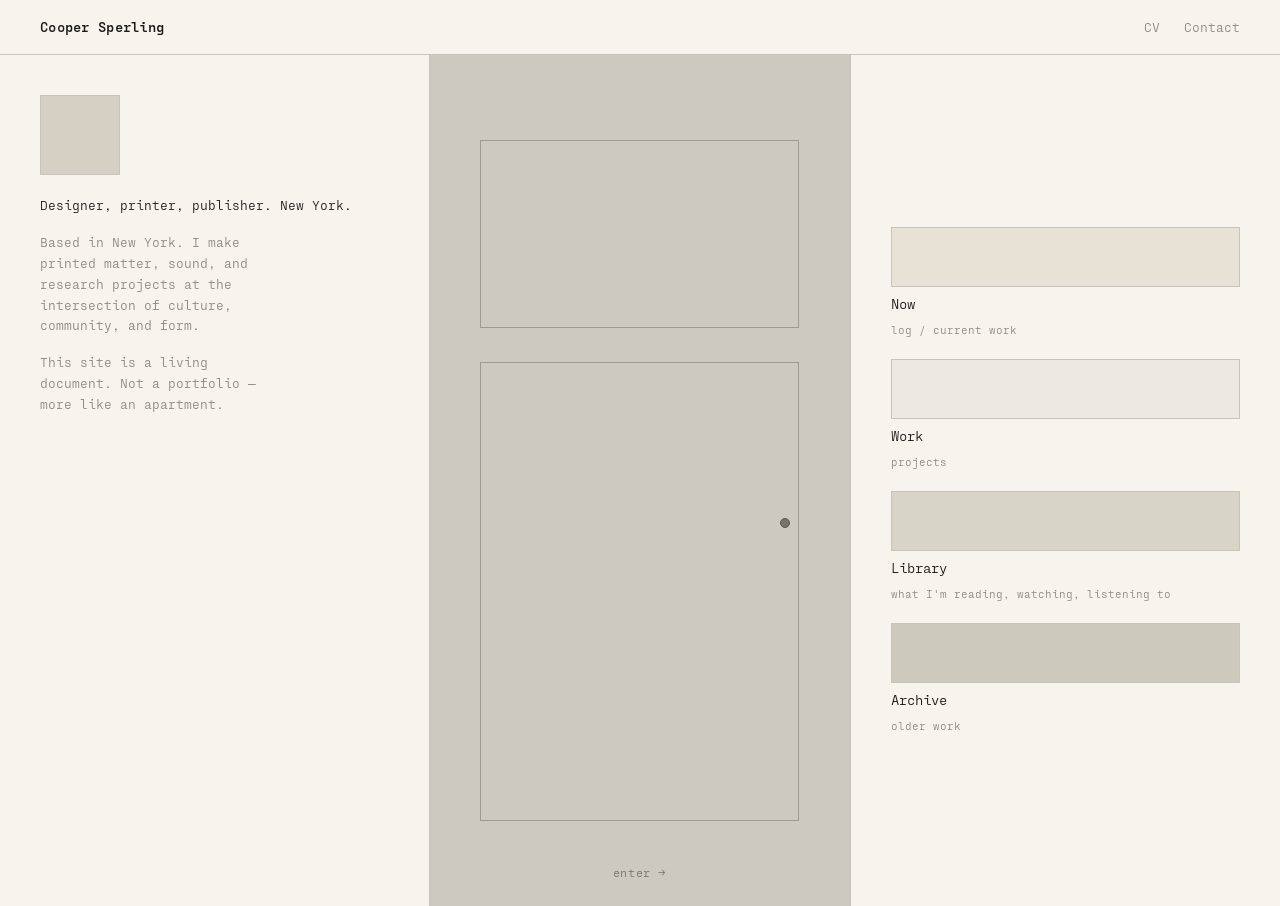
<file: index.html>
<!DOCTYPE html>
<html lang="en">
<head>
  <meta charset="UTF-8">
  <meta name="viewport" content="width=device-width, initial-scale=1.0">
  <title>Cooper Sperling</title>
  <link rel="stylesheet" href="style.css">
</head>
<body>

  <header class="site-header">
    <span class="header-name">Cooper Sperling</span>
    <nav class="header-nav">
      <a href="cv.html">CV</a>
      <a href="mailto:cgsperling@gmail.com">Contact</a>
    </nav>
  </header>

  <main class="door-page">

    <div class="col bio">
      <div class="bio-photo-placeholder"></div>
      <p class="bio-tagline">Designer, printer, publisher. New York.</p>
      <p class="bio-body">
        Based in New York. I make printed matter, sound, and research projects
        at the intersection of culture, community, and form.
      </p>
      <p class="bio-body">
        This site is a living document. Not a portfolio — more like an apartment.
      </p>
    </div>

    <div class="door-col">
      <a href="desk.html" class="door-frame" aria-label="Enter">
        <div class="door-placeholder">
          <div class="panel-top"></div>
          <div class="panel-bottom"></div>
          <div class="doorknob"></div>
          <span class="door-label">enter →</span>
        </div>
      </a>
    </div>

    <div class="col sitemap">
      <ul class="sitemap-list">
        <li>
          <a href="desk.html">
            <div class="room-preview rp-desk"></div>
            <span class="room-name">Now</span>
            <span class="room-note">log / current work</span>
          </a>
        </li>
        <li>
          <a href="wall.html">
            <div class="room-preview rp-wall"></div>
            <span class="room-name">Work</span>
            <span class="room-note">projects</span>
          </a>
        </li>
        <li>
          <a href="library.html">
            <div class="room-preview rp-library"></div>
            <span class="room-name">Library</span>
            <span class="room-note">what I'm reading, watching, listening to</span>
          </a>
        </li>
        <li>
          <a href="floor.html">
            <div class="room-preview rp-floor"></div>
            <span class="room-name">Archive</span>
            <span class="room-note">older work</span>
          </a>
        </li>
      </ul>
    </div>

  </main>

</body>
</html>
</file>
<file: style.css>
/* ─── Fonts ──────────────────────────────────────────── */
@font-face {
  font-family: 'FraktionMono';
  src: url('fonts/PPFraktionMono-Regular.otf') format('opentype');
  font-weight: 400;
  font-style: normal;
}

@font-face {
  font-family: 'FraktionMono';
  src: url('fonts/PPFraktionMono-RegularItalic.otf') format('opentype');
  font-weight: 400;
  font-style: italic;
}

@font-face {
  font-family: 'FraktionMono';
  src: url('fonts/PPFraktionMono-Light.otf') format('opentype');
  font-weight: 300;
  font-style: normal;
}

@font-face {
  font-family: 'FraktionMono';
  src: url('fonts/PPFraktionMono-Bold.otf') format('opentype');
  font-weight: 700;
  font-style: normal;
}

/* ─── Reset ─────────────────────────────────────────── */
* {
  margin: 0;
  padding: 0;
  box-sizing: border-box;
}

/* ─── Base ───────────────────────────────────────────── */
:root {
  --paper: #f7f4ee;
  --ink: #1a1a18;
  --rule: #c8c4bc;
  --muted: #8a8880;
  --col-gap: 40px;
}

body {
  font-family: 'FraktionMono', monospace;
  background: var(--paper);
  color: var(--ink);
  font-size: 14px;
  line-height: 1.6;
}

a {
  color: inherit;
  text-decoration: none;
}

a:hover {
  text-decoration: underline;
}

/* ─── Persistent header ──────────────────────────────── */
.site-header {
  display: flex;
  justify-content: space-between;
  align-items: baseline;
  padding: 16px 40px;
  border-bottom: 1px solid var(--rule);
  position: sticky;
  top: 0;
  background: var(--paper);
  z-index: 10;
}

.header-name {
  font-weight: bold;
  letter-spacing: 0.02em;
}

.header-nav {
  display: flex;
  gap: 24px;
}

.header-nav a {
  color: var(--muted);
  font-size: 13px;
}

.header-nav a:hover {
  color: var(--ink);
  text-decoration: none;
}

/* ─── Door page layout ───────────────────────────────── */
.door-page {
  display: flex;
  height: calc(100vh - 49px); /* full height minus header */
}

.col {
  padding: var(--col-gap);
}

.bio {
  flex: 1;
  border-right: 1px solid var(--rule);
  display: flex;
  flex-direction: column;
  gap: 16px;
  padding-top: var(--col-gap);
}

.bio-photo-placeholder {
  width: 80px;
  height: 80px;
  background: #d6d0c4;
  border: 1px solid var(--rule);
  margin-bottom: 4px;
}

.bio-tagline {
  font-size: 13px;
}

.bio-body {
  color: var(--muted);
  font-size: 13px;
  max-width: 30ch;
}

/* ─── Door center ────────────────────────────────────── */
.door-col {
  flex: 1.2;
  border-right: 1px solid var(--rule);
}

.door-frame {
  display: block;
  width: 100%;
  height: 100%;
  text-decoration: none;
  position: relative;
}

/* Placeholder door — replace with scanned image later */
.door-placeholder {
  width: 100%;
  height: 100%;
  position: relative;
  background: #ccc9c0;
  transition: filter 0.2s ease;
}

.door-frame:hover .door-placeholder {
  filter: brightness(0.9);
}

/* upper panel */
.door-placeholder .panel-top {
  position: absolute;
  top: 10%;
  left: 12%;
  right: 12%;
  height: 22%;
  border: 1px solid #a09a8e;
}

/* lower panel */
.door-placeholder .panel-bottom {
  position: absolute;
  top: 36%;
  left: 12%;
  right: 12%;
  bottom: 10%;
  border: 1px solid #a09a8e;
}

.doorknob {
  width: 10px;
  height: 10px;
  border-radius: 50%;
  background: #7a7468;
  border: 1px solid #5a5450;
  position: absolute;
  right: 14%;
  top: 55%;
  transform: translateY(-50%);
}

.door-label {
  position: absolute;
  bottom: 24px;
  left: 50%;
  transform: translateX(-50%);
  font-size: 12px;
  color: #7a7468;
  letter-spacing: 0.05em;
  white-space: nowrap;
}

.door-frame:hover .door-label {
  color: var(--ink);
}

/* ─── Site map ───────────────────────────────────────── */
.sitemap {
  flex: 1;
  border-left: 1px solid var(--rule);
  display: flex;
  flex-direction: column;
  justify-content: center;
  gap: 24px;
  padding: var(--col-gap);
}

.sitemap-list {
  list-style: none;
  display: flex;
  flex-direction: column;
  gap: 20px;
}

.sitemap-list a {
  display: flex;
  flex-direction: column;
  gap: 6px;
  text-decoration: none;
}

.sitemap-list a:hover .room-name {
  text-decoration: underline;
}

/* Placeholder scan thumbnails — replace with real scans later */
.room-preview {
  width: 100%;
  height: 60px;
  border: 1px solid var(--rule);
  transition: filter 0.15s ease;
}

.sitemap-list a:hover .room-preview {
  filter: brightness(0.92);
}

.rp-desk    { background: #e8e2d6; }
.rp-wall    { background: #ece9e2; }
.rp-library { background: #d8d4c8; }
.rp-floor   { background: #cdc9bc; }

.room-name {
  font-size: 14px;
}

.room-note {
  font-size: 11px;
  color: var(--muted);
}

/* ─── Work / Wall page ───────────────────────────────── */
.wall-page {
  position: relative;
  min-height: calc(100vh - 49px);
}

.wall-surface {
  position: fixed;
  inset: 49px 0 0 0;
  background: #eeece7;
  z-index: 0;
}

/* Project list */
.project-list {
  position: relative;
  z-index: 1;
  max-width: 900px;
  margin: 0 auto;
  padding: 60px 40px 100px;
}

.project-list-header {
  display: grid;
  grid-template-columns: 80px 1fr 180px 60px;
  gap: 24px;
  padding-bottom: 12px;
  border-bottom: 1px solid var(--ink);
  font-size: 11px;
  letter-spacing: 0.08em;
  text-transform: uppercase;
  color: var(--muted);
}

.project-row {
  display: grid;
  grid-template-columns: 80px 1fr 180px 60px;
  gap: 24px;
  align-items: center;
  padding: 16px 0;
  border-bottom: 1px solid var(--rule);
  text-decoration: none;
  color: inherit;
  transition: background 0.15s ease;
}

.project-row:hover {
  background: rgba(0,0,0,0.03);
}

.project-thumb {
  width: 80px;
  height: 54px;
  flex-shrink: 0;
  transition: opacity 0.15s ease;
}

.project-row:hover .project-thumb {
  opacity: 0.85;
}

.project-name {
  font-size: 14px;
}

.project-medium {
  font-size: 12px;
  color: var(--muted);
}

.project-year {
  font-size: 12px;
  color: var(--muted);
  text-align: right;
}


/* ─── Desk page ──────────────────────────────────────── */
.desk-page {
  position: relative;
  height: calc(100vh - 49px);
  overflow: hidden;
}

/* Desk surface fills the whole area — swap div for <img> when scan is ready */
.desk-surface {
  position: absolute;
  inset: 0;
  background: #c8c2b6;
  z-index: 0;
}

/* Items scattered on the desk */
.desk-item {
  position: absolute;
  transform: rotate(var(--rot, 0deg));
  box-shadow: 2px 3px 10px rgba(0,0,0,0.18);
  transition: transform 0.15s ease, box-shadow 0.15s ease;
  z-index: 1;
  text-decoration: none;
  color: inherit;
  cursor: default;
}

.desk-item:hover {
  transform: rotate(var(--rot, 0deg)) translateY(-3px);
  box-shadow: 4px 6px 18px rgba(0,0,0,0.22);
  z-index: 10;
}

/* Text note — like a piece of paper on the desk */
.item-note {
  background: var(--paper);
  padding: 16px 18px;
  width: 200px;
  font-size: 13px;
  line-height: 1.65;
  border: 1px solid var(--rule);
}

/* Photo / image item — white border like a print */
.item-photo {
  background: white;
  padding: 8px 8px 28px 8px; /* extra bottom for caption space */
  width: 220px;
}

.item-photo img {
  display: block;
  width: 100%;
  height: auto;
  /* Placeholder color shown when image is missing */
  min-height: 160px;
  background: #d6d0c4;
}

.item-caption {
  display: block;
  padding-top: 8px;
  font-size: 10px;
  color: var(--muted);
  text-align: center;
}

/* Link items get a pointer and subtle hover */
.item-link {
  cursor: pointer;
}

.item-link:hover .item-caption {
  color: var(--ink);
}
</file>
